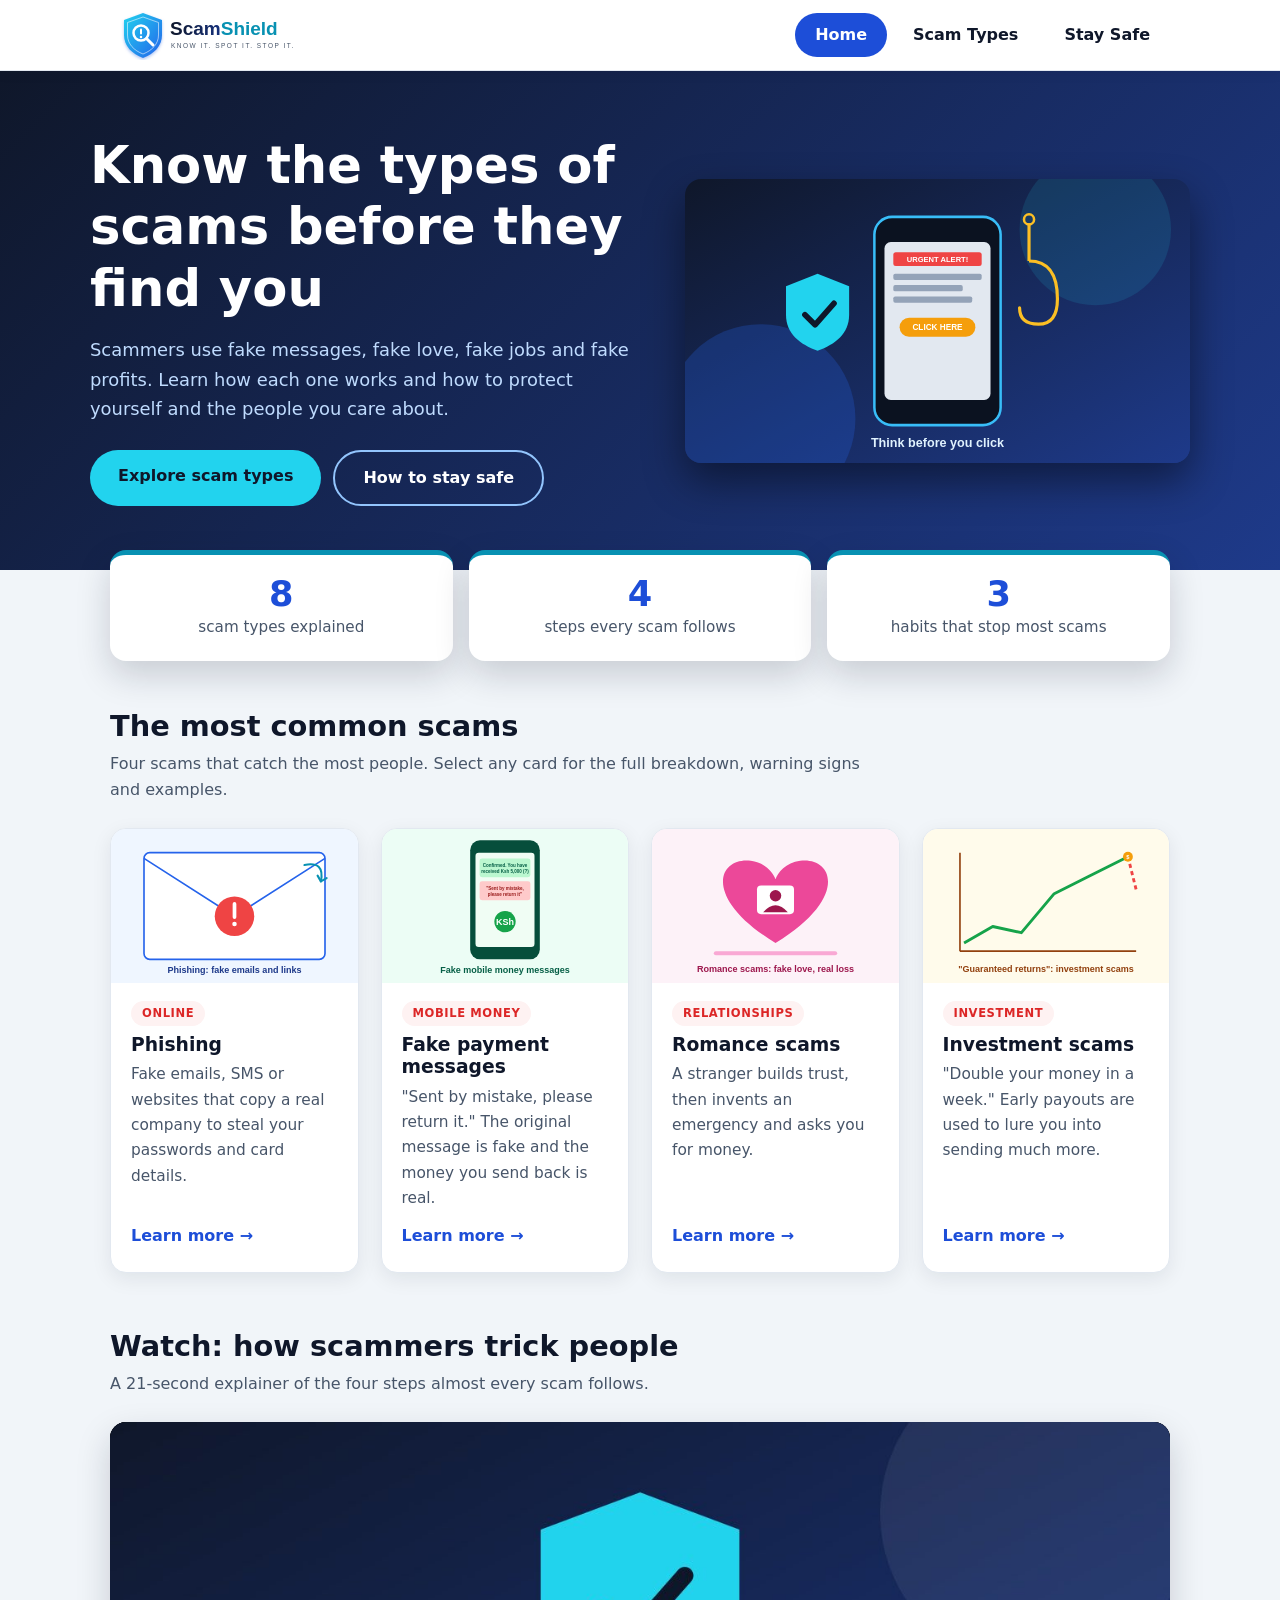
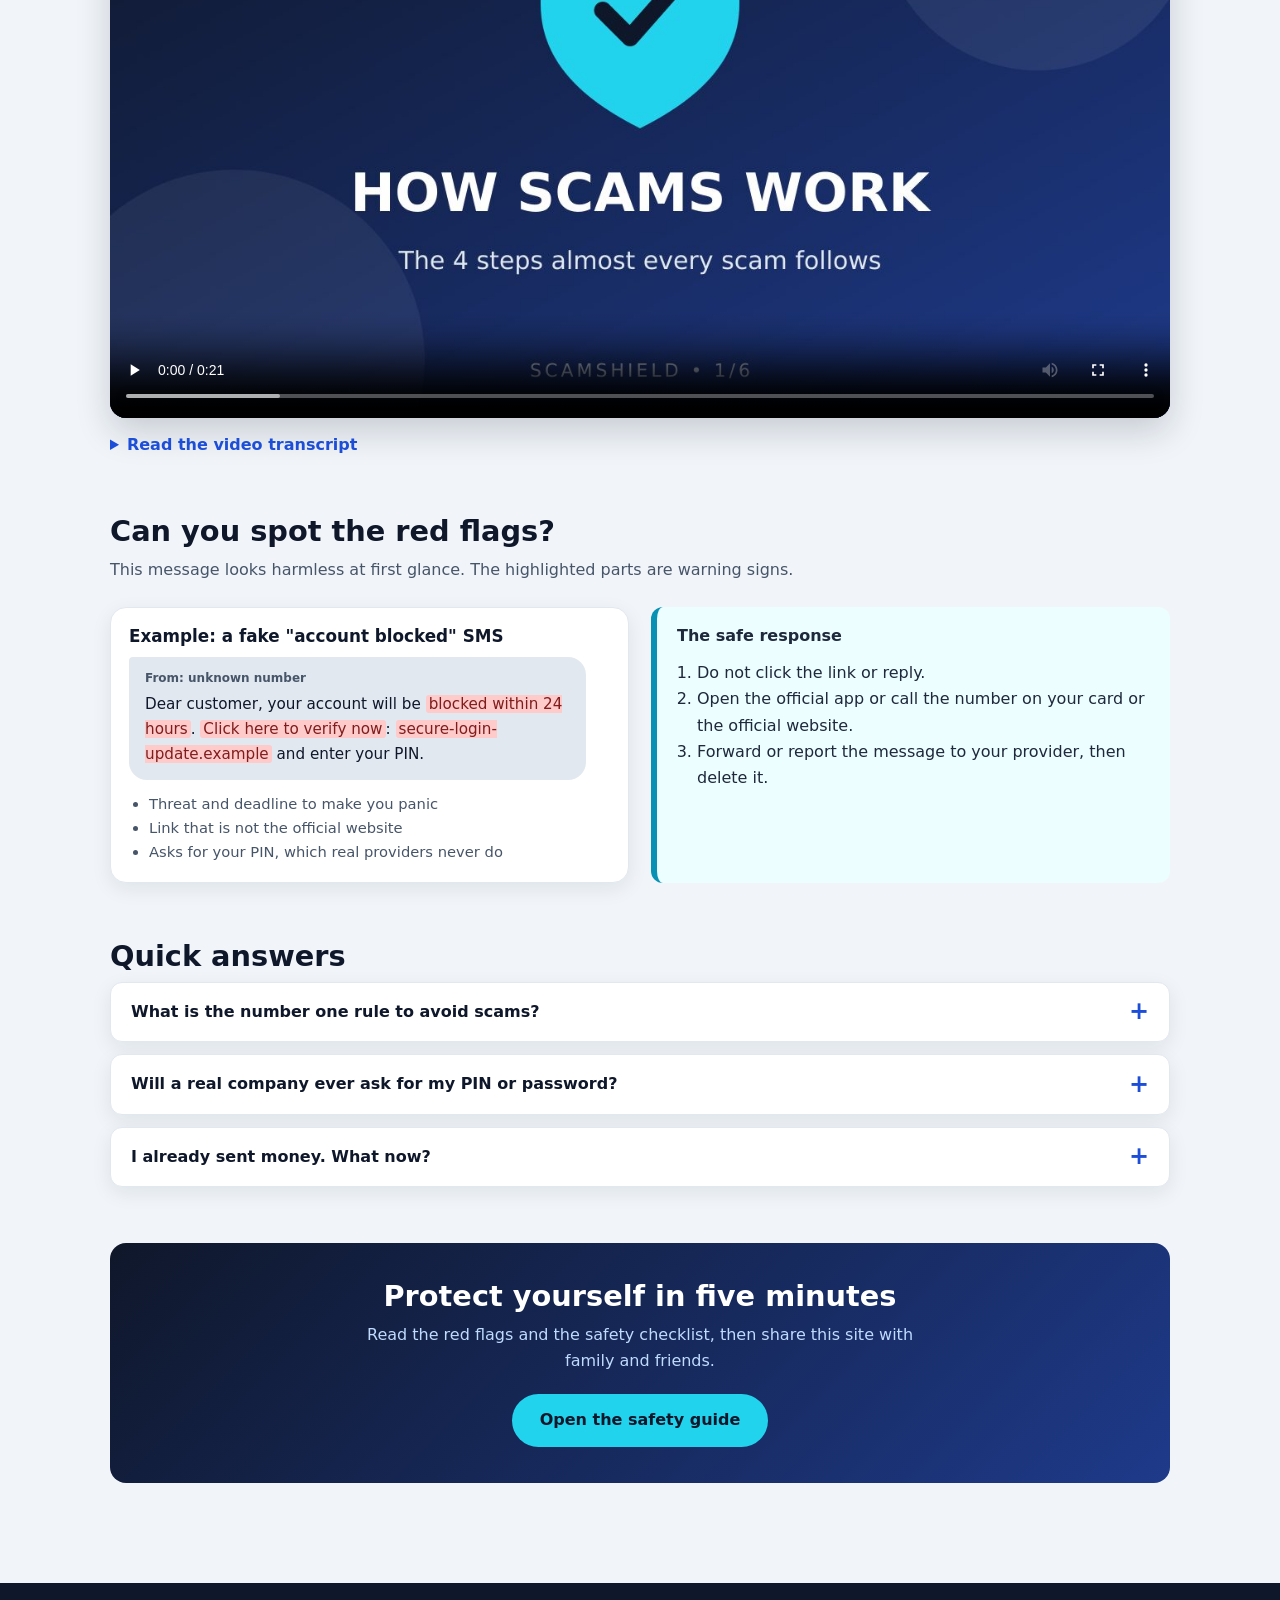
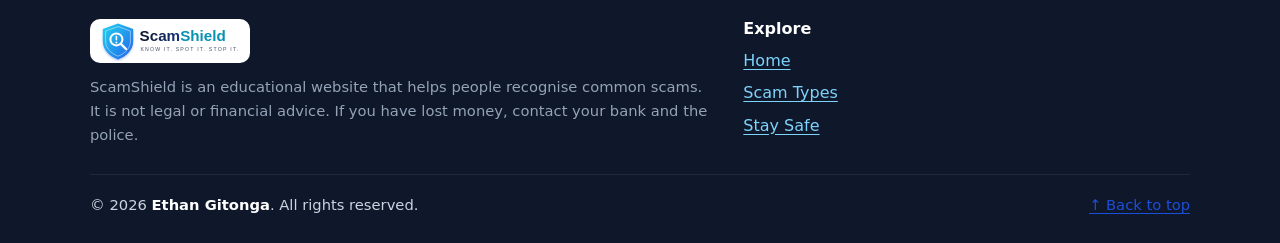
<file: scamshield/scamshield/index.html>
<!DOCTYPE html>
<html lang="en">
<head>
  <meta charset="UTF-8">
  <meta name="viewport" content="width=device-width, initial-scale=1.0">
  <title>ScamShield | Learn the Types of Scams and Stay Safe</title>
  <meta name="description" content="Learn how phishing, fake mobile money messages, romance, investment, job and shopping scams work, and how to protect yourself.">
  <meta name="theme-color" content="#1e3a8a">
  <meta property="og:type" content="website">
  <meta property="og:title" content="ScamShield | Learn the Types of Scams and Stay Safe">
  <meta property="og:description" content="Know it. Spot it. Stop it. A simple guide to the most common scams.">
  <meta property="og:image" content="images/og-image.png">
  <link rel="icon" href="favicon.svg" type="image/svg+xml">
  <link rel="stylesheet" href="style.css">
</head>
<body>
<a class="skip-link" href="#main">Skip to content</a>

<header class="site-header" id="top">
  <nav class="nav" aria-label="Main">
    <a class="logo" href="index.html" aria-label="ScamShield home"><img src="logo.svg" alt="ScamShield" width="360" height="100"></a>
    <input type="checkbox" id="nav-toggle" class="nav-toggle">
    <label for="nav-toggle" class="menu-btn">&#9776; Menu</label>
    <ul>
      <li><a href="index.html" aria-current="page">Home</a></li>
      <li><a href="scam-types.html">Scam Types</a></li>
      <li><a href="stay-safe.html">Stay Safe</a></li>
    </ul>
  </nav>
</header>

<div class="hero">
  <div class="hero-inner">
    <div>
      <h1>Know the types of scams before they find you</h1>
      <p>Scammers use fake messages, fake love, fake jobs and fake profits. Learn how each one works and how to protect yourself and the people you care about.</p>
      <div class="btn-row">
        <a class="btn" href="scam-types.html">Explore scam types</a>
        <a class="btn secondary" href="stay-safe.html">How to stay safe</a>
      </div>
    </div>
    <img src="images/hero.svg" width="800" height="450" alt="Phone showing a fake urgent alert, with a shield protecting the user">
  </div>
</div>

<main id="main">
  <div class="stats" aria-label="Site at a glance">
    <div class="stat"><strong>8</strong><span>scam types explained</span></div>
    <div class="stat"><strong>4</strong><span>steps every scam follows</span></div>
    <div class="stat"><strong>3</strong><span>habits that stop most scams</span></div>
  </div>

  <section style="margin-top:48px" aria-labelledby="common">
    <h2 id="common">The most common scams</h2>
    <p class="lead">Four scams that catch the most people. Select any card for the full breakdown, warning signs and examples.</p>
    <div class="grid">
      <article class="card">
        <img src="images/phishing.svg" width="600" height="380" loading="lazy" alt="Envelope with a warning sign">
        <div class="card-body">
          <span class="tag">ONLINE</span>
          <h3>Phishing</h3>
          <p>Fake emails, SMS or websites that copy a real company to steal your passwords and card details.</p>
          <a class="more" href="scam-types.html#phishing">Learn more &rarr;</a>
        </div>
      </article>
      <article class="card">
        <img src="images/mobile-money.svg" width="600" height="380" loading="lazy" alt="Phone showing a fake mobile money message">
        <div class="card-body">
          <span class="tag">MOBILE MONEY</span>
          <h3>Fake payment messages</h3>
          <p>"Sent by mistake, please return it." The original message is fake and the money you send back is real.</p>
          <a class="more" href="scam-types.html#mobile-money">Learn more &rarr;</a>
        </div>
      </article>
      <article class="card">
        <img src="images/romance.svg" width="600" height="380" loading="lazy" alt="Heart with a profile picture">
        <div class="card-body">
          <span class="tag">RELATIONSHIPS</span>
          <h3>Romance scams</h3>
          <p>A stranger builds trust, then invents an emergency and asks you for money.</p>
          <a class="more" href="scam-types.html#romance">Learn more &rarr;</a>
        </div>
      </article>
      <article class="card">
        <img src="images/investment.svg" width="600" height="380" loading="lazy" alt="Rising chart that suddenly crashes">
        <div class="card-body">
          <span class="tag">INVESTMENT</span>
          <h3>Investment scams</h3>
          <p>"Double your money in a week." Early payouts are used to lure you into sending much more.</p>
          <a class="more" href="scam-types.html#investment">Learn more &rarr;</a>
        </div>
      </article>
    </div>
  </section>

  <section aria-labelledby="watch">
    <h2 id="watch">Watch: how scammers trick people</h2>
    <p class="lead">A 21-second explainer of the four steps almost every scam follows.</p>
    <div class="video-box">
      <video controls preload="metadata" playsinline poster="video/poster.jpg">
        <source src="video/explainer.mp4" type="video/mp4">
        <source src="video/explainer.webm" type="video/webm">
        <track kind="captions" src="video/captions.vtt" srclang="en" label="English" default>
        Your browser does not support the video tag. <a href="video/explainer.mp4">Download the video</a>.
      </video>
    </div>
    <details class="transcript">
      <summary>Read the video transcript</summary>
      <ol>
        <li>Contact: a call, SMS, email or message from someone you don't know.</li>
        <li>Pressure: "Act now!" Fear, urgency or a prize makes you rush.</li>
        <li>Payment: they ask for your PIN, a code, or money sent to a stranger.</li>
        <li>Vanish: the scammer disappears and the money is gone.</li>
        <li>Your defence: Stop. Verify. Report.</li>
      </ol>
    </details>
  </section>

  <section aria-labelledby="spot">
    <h2 id="spot">Can you spot the red flags?</h2>
    <p class="lead">This message looks harmless at first glance. The highlighted parts are warning signs.</p>
    <div class="sms-grid">
      <div class="sms">
        <h3>Example: a fake "account blocked" SMS</h3>
        <div class="bubble">
          <span class="sender">From: unknown number</span>
          Dear customer, your account will be <mark>blocked within 24 hours</mark>. <mark>Click here to verify now</mark>: <mark>secure-login-update.example</mark> and enter your PIN.
        </div>
        <ul>
          <li>Threat and deadline to make you panic</li>
          <li>Link that is not the official website</li>
          <li>Asks for your PIN, which real providers never do</li>
        </ul>
      </div>
      <div class="tip" style="margin:0">
        <strong>The safe response</strong>
        <ol style="margin:10px 0 0 20px">
          <li>Do not click the link or reply.</li>
          <li>Open the official app or call the number on your card or the official website.</li>
          <li>Forward or report the message to your provider, then delete it.</li>
        </ol>
      </div>
    </div>
  </section>

  <section class="faq" aria-labelledby="faq">
    <h2 id="faq">Quick answers</h2>
    <details>
      <summary>What is the number one rule to avoid scams?</summary>
      <div class="answer">Never act under pressure. Real banks, mobile networks and employers will not mind if you stop and verify first.</div>
    </details>
    <details>
      <summary>Will a real company ever ask for my PIN or password?</summary>
      <div class="answer">No. Banks, mobile money providers and reputable websites never ask for your PIN, password or one-time code by SMS, call or chat.</div>
    </details>
    <details>
      <summary>I already sent money. What now?</summary>
      <div class="answer">Contact your bank or mobile money provider immediately, then report to the police. The <a href="stay-safe.html#scammed">step-by-step guide</a> shows exactly what to do.</div>
    </details>
  </section>

  <section class="cta" aria-labelledby="cta-title">
    <h2 id="cta-title">Protect yourself in five minutes</h2>
    <p>Read the red flags and the safety checklist, then share this site with family and friends.</p>
    <div class="btn-row"><a class="btn" href="stay-safe.html">Open the safety guide</a></div>
  </section>
</main>

<footer class="site-footer">
  <div class="footer-inner">
    <div>
      <img src="logo.svg" alt="ScamShield" width="360" height="100">
      <p>ScamShield is an educational website that helps people recognise common scams. It is not legal or financial advice. If you have lost money, contact your bank and the police.</p>
    </div>
    <div>
      <h2>Explore</h2>
      <ul>
        <li><a href="index.html">Home</a></li>
        <li><a href="scam-types.html">Scam Types</a></li>
        <li><a href="stay-safe.html">Stay Safe</a></li>
      </ul>
    </div>
  </div>
  <div class="footer-bottom">
    <span>&copy; 2026 <strong>Ethan Gitonga</strong>. All rights reserved.</span>
    <a href="#top">&uarr; Back to top</a>
  </div>
</footer>
</body>
</html>
</file>
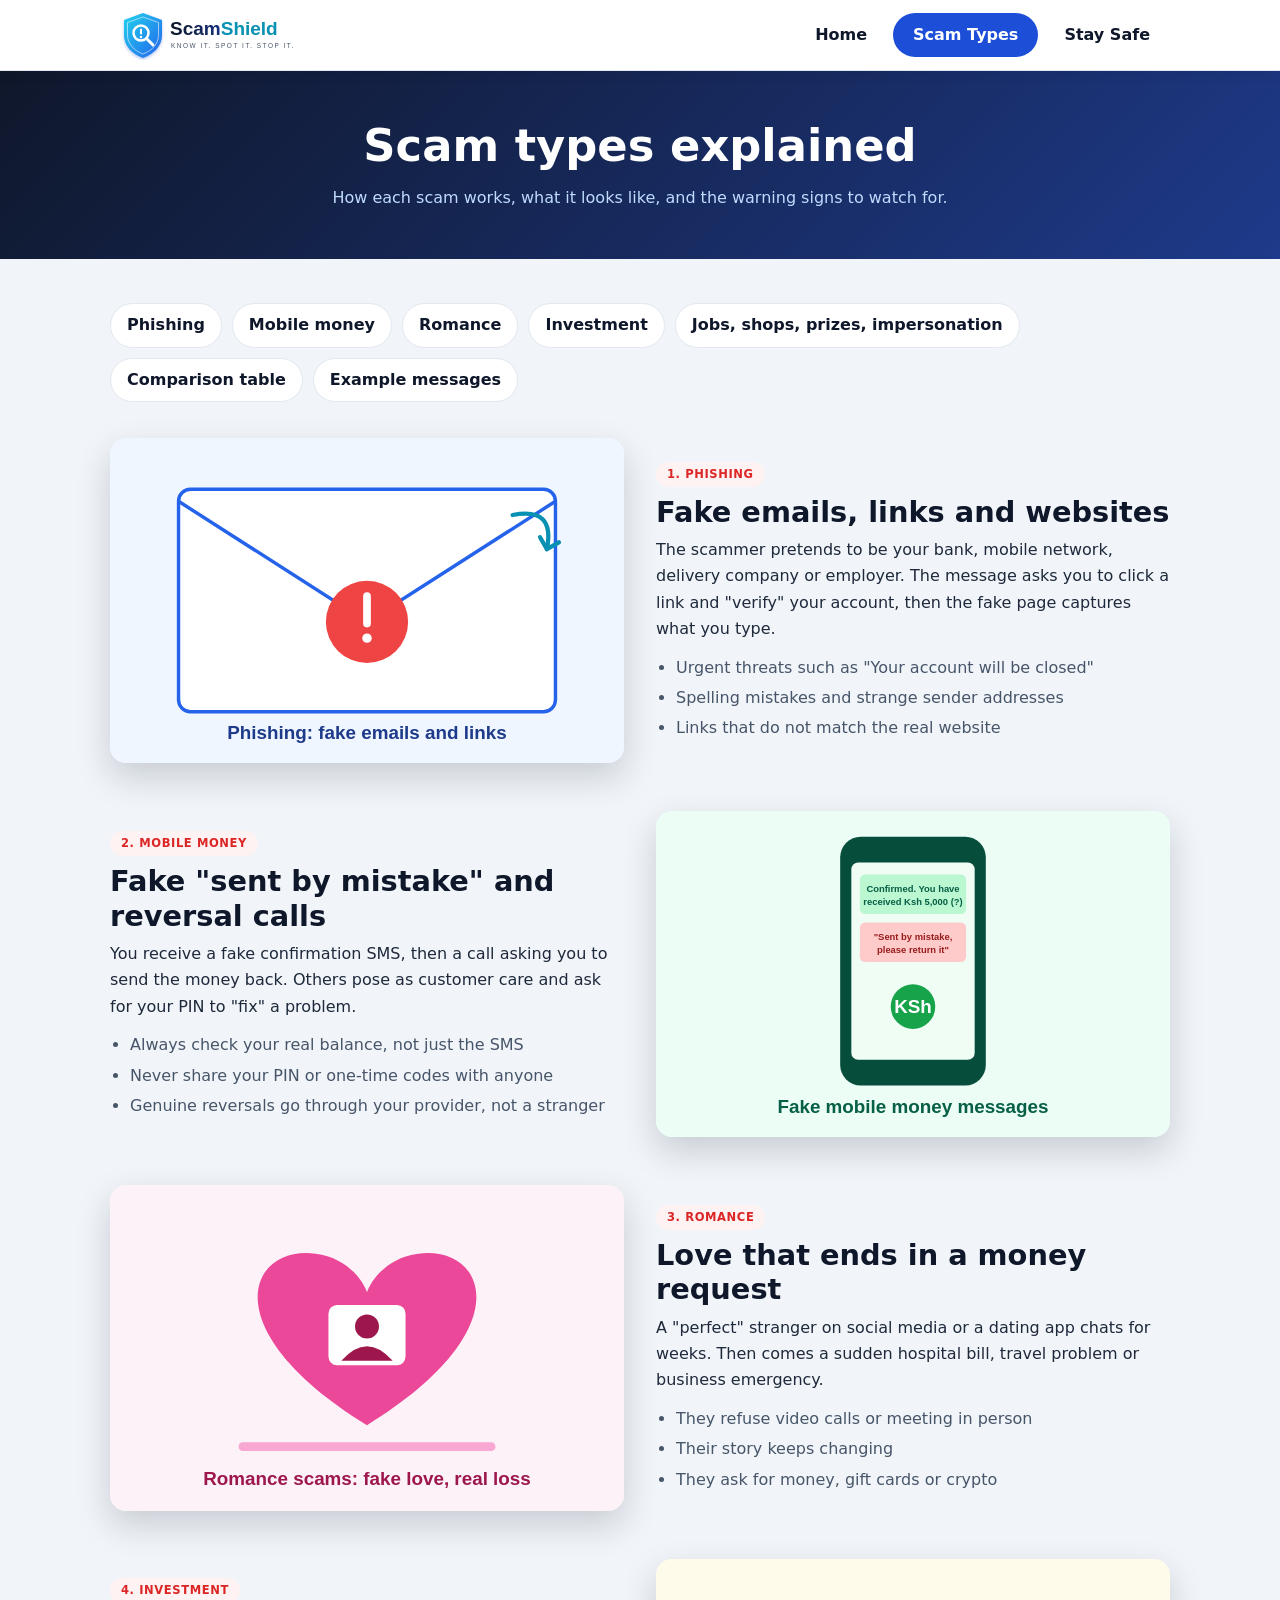
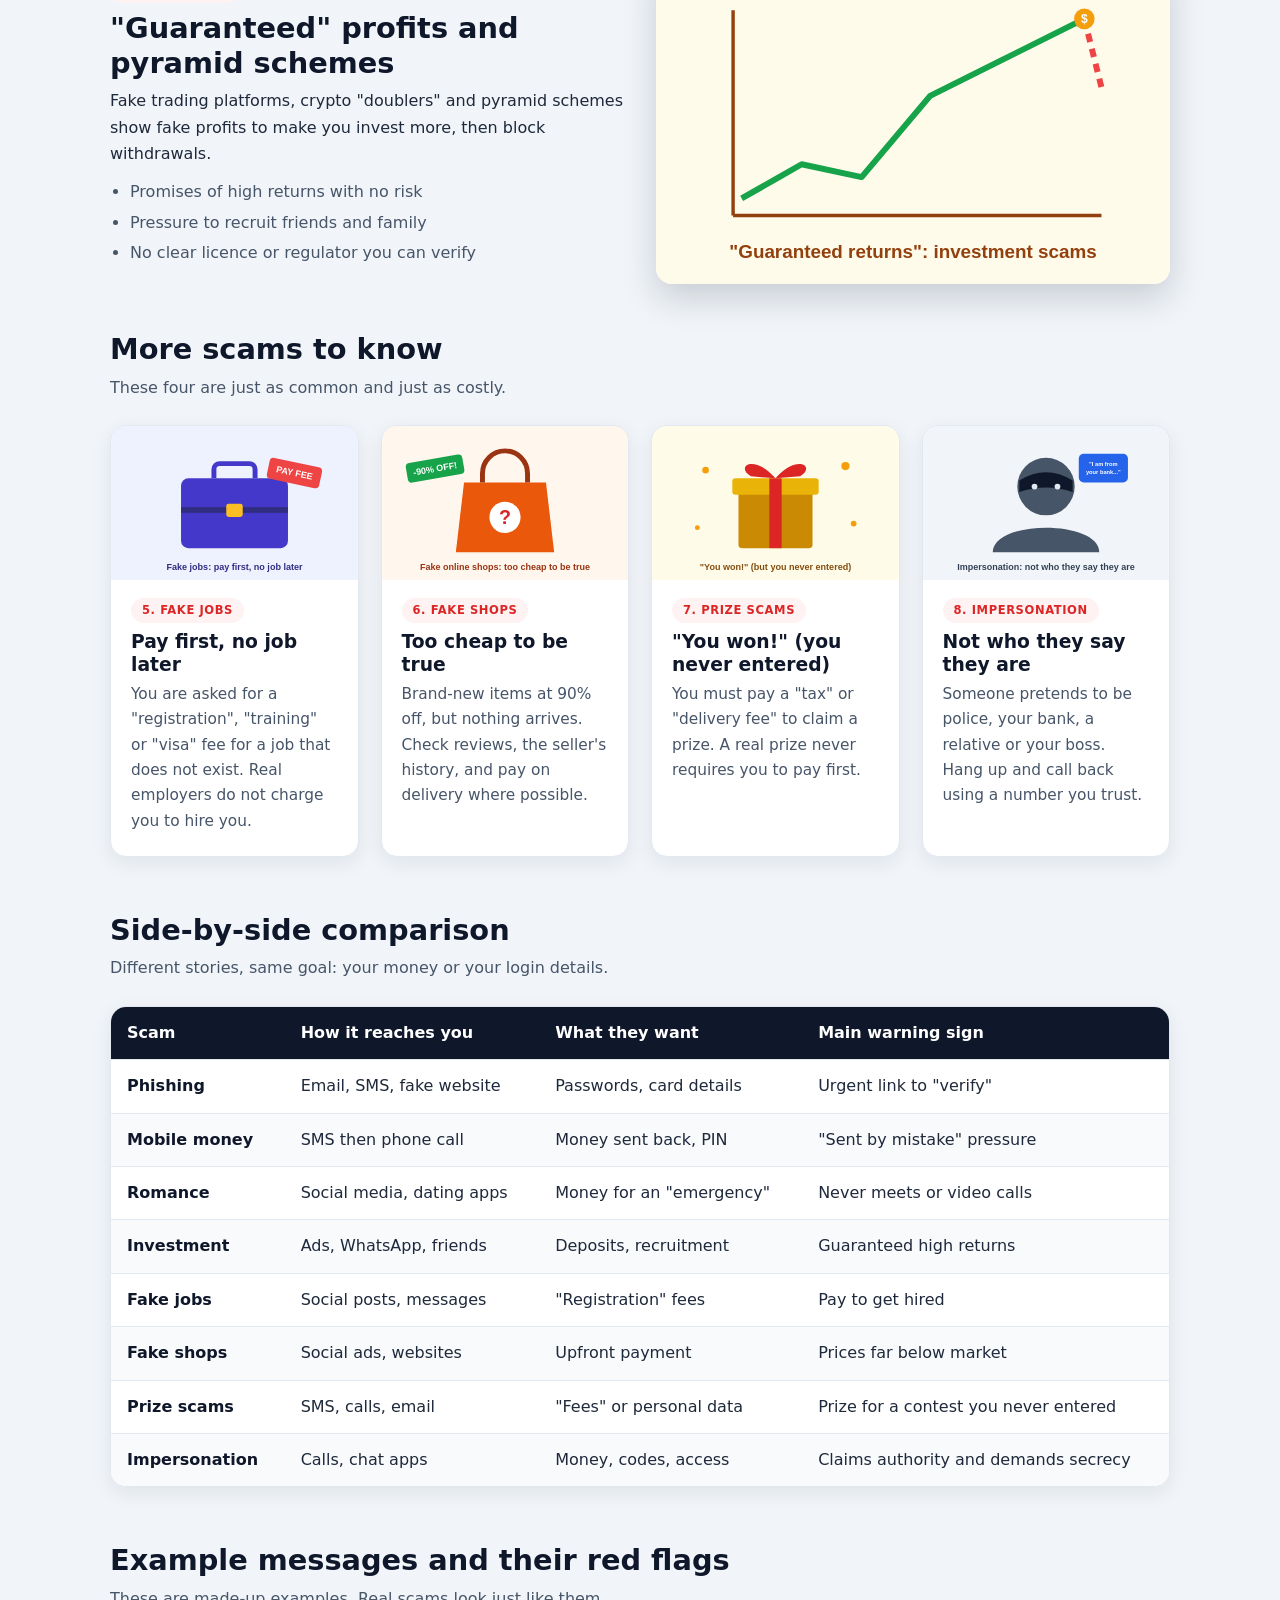
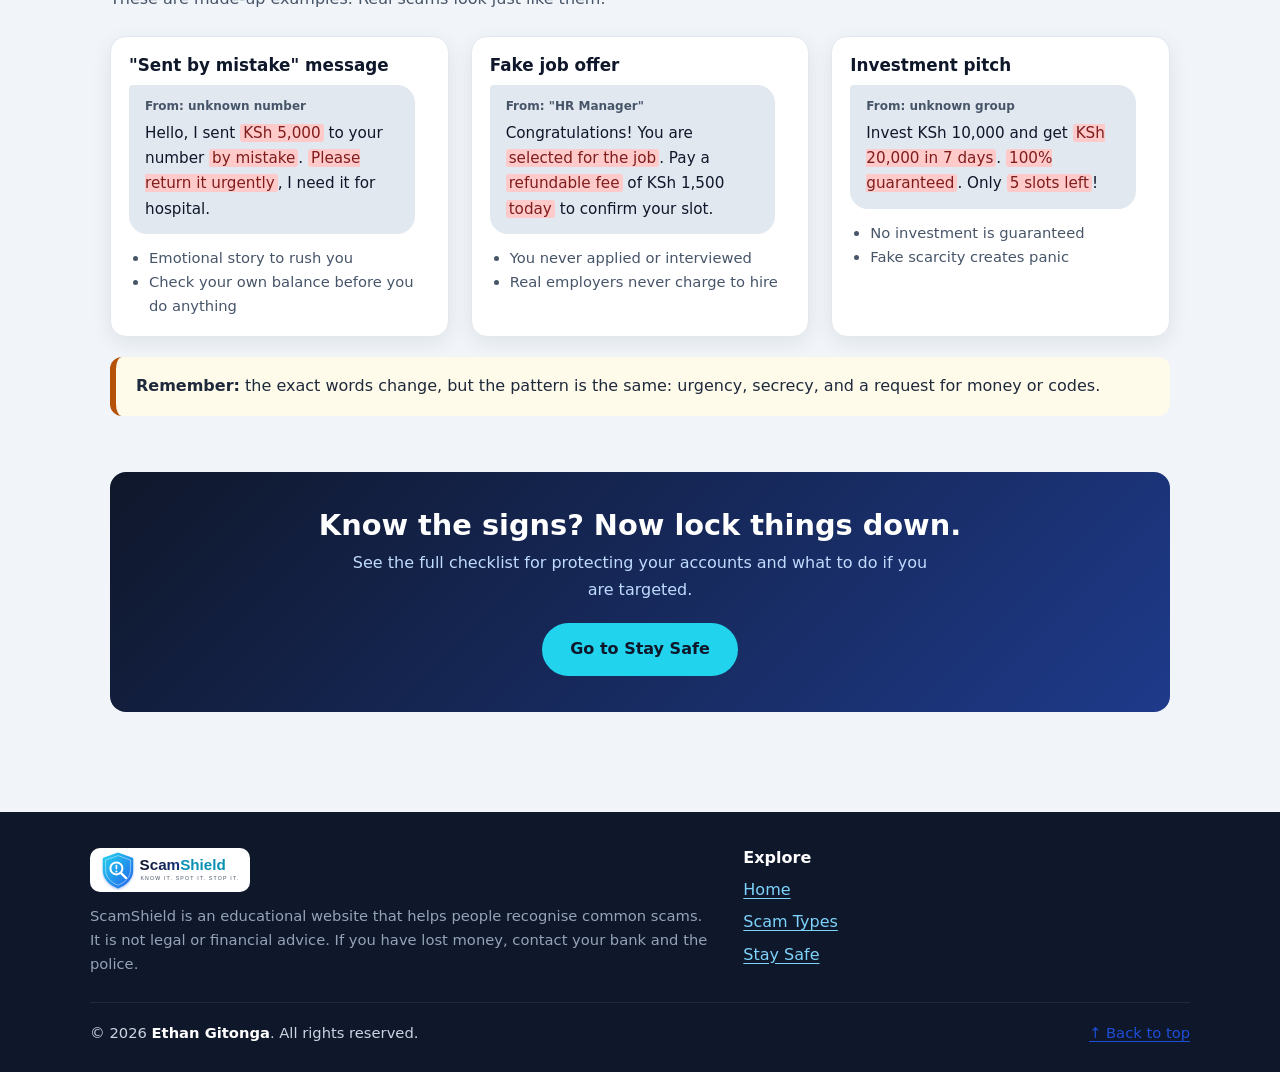
<file: scamshield/scamshield/scam-types.html>
<!DOCTYPE html>
<html lang="en">
<head>
  <meta charset="UTF-8">
  <meta name="viewport" content="width=device-width, initial-scale=1.0">
  <title>Scam Types Explained | ScamShield</title>
  <meta name="description" content="Phishing, mobile money, romance, investment, fake job, fake shop, prize and impersonation scams: how each works and the warning signs.">
  <meta name="theme-color" content="#1e3a8a">
  <meta property="og:type" content="article">
  <meta property="og:title" content="Scam Types Explained | ScamShield">
  <meta property="og:description" content="How eight common scams work, with warning signs and example messages.">
  <meta property="og:image" content="images/og-image.png">
  <link rel="icon" href="favicon.svg" type="image/svg+xml">
  <link rel="stylesheet" href="style.css">
</head>
<body>
<a class="skip-link" href="#main">Skip to content</a>

<header class="site-header" id="top">
  <nav class="nav" aria-label="Main">
    <a class="logo" href="index.html" aria-label="ScamShield home"><img src="logo.svg" alt="ScamShield" width="360" height="100"></a>
    <input type="checkbox" id="nav-toggle" class="nav-toggle">
    <label for="nav-toggle" class="menu-btn">&#9776; Menu</label>
    <ul>
      <li><a href="index.html">Home</a></li>
      <li><a href="scam-types.html" aria-current="page">Scam Types</a></li>
      <li><a href="stay-safe.html">Stay Safe</a></li>
    </ul>
  </nav>
</header>

<div class="page-title">
  <h1>Scam types explained</h1>
  <p>How each scam works, what it looks like, and the warning signs to watch for.</p>
</div>

<main id="main">
  <nav class="toc" aria-label="Jump to a scam type">
    <a href="#phishing">Phishing</a>
    <a href="#mobile-money">Mobile money</a>
    <a href="#romance">Romance</a>
    <a href="#investment">Investment</a>
    <a href="#more">Jobs, shops, prizes, impersonation</a>
    <a href="#compare">Comparison table</a>
    <a href="#examples">Example messages</a>
  </nav>

  <div class="split" id="phishing">
    <img src="images/phishing.svg" width="600" height="380" alt="Envelope with a warning sign">
    <div>
      <span class="tag">1. PHISHING</span>
      <h2>Fake emails, links and websites</h2>
      <p>The scammer pretends to be your bank, mobile network, delivery company or employer. The message asks you to click a link and "verify" your account, then the fake page captures what you type.</p>
      <ul>
        <li>Urgent threats such as "Your account will be closed"</li>
        <li>Spelling mistakes and strange sender addresses</li>
        <li>Links that do not match the real website</li>
      </ul>
    </div>
  </div>

  <div class="split reverse" id="mobile-money">
    <img src="images/mobile-money.svg" width="600" height="380" loading="lazy" alt="Phone showing a fake mobile money message">
    <div>
      <span class="tag">2. MOBILE MONEY</span>
      <h2>Fake "sent by mistake" and reversal calls</h2>
      <p>You receive a fake confirmation SMS, then a call asking you to send the money back. Others pose as customer care and ask for your PIN to "fix" a problem.</p>
      <ul>
        <li>Always check your real balance, not just the SMS</li>
        <li>Never share your PIN or one-time codes with anyone</li>
        <li>Genuine reversals go through your provider, not a stranger</li>
      </ul>
    </div>
  </div>

  <div class="split" id="romance">
    <img src="images/romance.svg" width="600" height="380" loading="lazy" alt="Heart with a profile picture">
    <div>
      <span class="tag">3. ROMANCE</span>
      <h2>Love that ends in a money request</h2>
      <p>A "perfect" stranger on social media or a dating app chats for weeks. Then comes a sudden hospital bill, travel problem or business emergency.</p>
      <ul>
        <li>They refuse video calls or meeting in person</li>
        <li>Their story keeps changing</li>
        <li>They ask for money, gift cards or crypto</li>
      </ul>
    </div>
  </div>

  <div class="split reverse" id="investment">
    <img src="images/investment.svg" width="600" height="380" loading="lazy" alt="Rising chart that suddenly crashes">
    <div>
      <span class="tag">4. INVESTMENT</span>
      <h2>"Guaranteed" profits and pyramid schemes</h2>
      <p>Fake trading platforms, crypto "doublers" and pyramid schemes show fake profits to make you invest more, then block withdrawals.</p>
      <ul>
        <li>Promises of high returns with no risk</li>
        <li>Pressure to recruit friends and family</li>
        <li>No clear licence or regulator you can verify</li>
      </ul>
    </div>
  </div>

  <section id="more" aria-labelledby="more-title">
    <h2 id="more-title">More scams to know</h2>
    <p class="lead">These four are just as common and just as costly.</p>
    <div class="grid">
      <article class="card" id="fake-jobs">
        <img src="images/fake-jobs.svg" width="600" height="380" loading="lazy" alt="Briefcase with a pay fee label">
        <div class="card-body">
          <span class="tag">5. FAKE JOBS</span>
          <h3>Pay first, no job later</h3>
          <p>You are asked for a "registration", "training" or "visa" fee for a job that does not exist. Real employers do not charge you to hire you.</p>
        </div>
      </article>
      <article class="card" id="fake-shops">
        <img src="images/fake-shops.svg" width="600" height="380" loading="lazy" alt="Shopping bag with a question mark and a huge discount label">
        <div class="card-body">
          <span class="tag">6. FAKE SHOPS</span>
          <h3>Too cheap to be true</h3>
          <p>Brand-new items at 90% off, but nothing arrives. Check reviews, the seller's history, and pay on delivery where possible.</p>
        </div>
      </article>
      <article class="card" id="prize">
        <img src="images/prize.svg" width="600" height="380" loading="lazy" alt="Gift box with confetti">
        <div class="card-body">
          <span class="tag">7. PRIZE SCAMS</span>
          <h3>"You won!" (you never entered)</h3>
          <p>You must pay a "tax" or "delivery fee" to claim a prize. A real prize never requires you to pay first.</p>
        </div>
      </article>
      <article class="card" id="impersonation">
        <img src="images/impersonation.svg" width="600" height="380" loading="lazy" alt="Masked figure claiming to be from your bank">
        <div class="card-body">
          <span class="tag">8. IMPERSONATION</span>
          <h3>Not who they say they are</h3>
          <p>Someone pretends to be police, your bank, a relative or your boss. Hang up and call back using a number you trust.</p>
        </div>
      </article>
    </div>
  </section>

  <section id="compare" aria-labelledby="compare-title">
    <h2 id="compare-title">Side-by-side comparison</h2>
    <p class="lead">Different stories, same goal: your money or your login details.</p>
    <div class="table-wrap">
      <table>
        <caption class="visually-hidden">Comparison of eight common scam types</caption>
        <thead>
          <tr><th scope="col">Scam</th><th scope="col">How it reaches you</th><th scope="col">What they want</th><th scope="col">Main warning sign</th></tr>
        </thead>
        <tbody>
          <tr><th scope="row">Phishing</th><td>Email, SMS, fake website</td><td>Passwords, card details</td><td>Urgent link to "verify"</td></tr>
          <tr><th scope="row">Mobile money</th><td>SMS then phone call</td><td>Money sent back, PIN</td><td>"Sent by mistake" pressure</td></tr>
          <tr><th scope="row">Romance</th><td>Social media, dating apps</td><td>Money for an "emergency"</td><td>Never meets or video calls</td></tr>
          <tr><th scope="row">Investment</th><td>Ads, WhatsApp, friends</td><td>Deposits, recruitment</td><td>Guaranteed high returns</td></tr>
          <tr><th scope="row">Fake jobs</th><td>Social posts, messages</td><td>"Registration" fees</td><td>Pay to get hired</td></tr>
          <tr><th scope="row">Fake shops</th><td>Social ads, websites</td><td>Upfront payment</td><td>Prices far below market</td></tr>
          <tr><th scope="row">Prize scams</th><td>SMS, calls, email</td><td>"Fees" or personal data</td><td>Prize for a contest you never entered</td></tr>
          <tr><th scope="row">Impersonation</th><td>Calls, chat apps</td><td>Money, codes, access</td><td>Claims authority and demands secrecy</td></tr>
        </tbody>
      </table>
    </div>
  </section>

  <section id="examples" aria-labelledby="ex-title">
    <h2 id="ex-title">Example messages and their red flags</h2>
    <p class="lead">These are made-up examples. Real scams look just like them.</p>
    <div class="sms-grid">
      <div class="sms">
        <h3>"Sent by mistake" message</h3>
        <div class="bubble">
          <span class="sender">From: unknown number</span>
          Hello, I sent <mark>KSh 5,000</mark> to your number <mark>by mistake</mark>. <mark>Please return it urgently</mark>, I need it for hospital.
        </div>
        <ul>
          <li>Emotional story to rush you</li>
          <li>Check your own balance before you do anything</li>
        </ul>
      </div>
      <div class="sms">
        <h3>Fake job offer</h3>
        <div class="bubble">
          <span class="sender">From: "HR Manager"</span>
          Congratulations! You are <mark>selected for the job</mark>. Pay a <mark>refundable fee</mark> of KSh 1,500 <mark>today</mark> to confirm your slot.
        </div>
        <ul>
          <li>You never applied or interviewed</li>
          <li>Real employers never charge to hire</li>
        </ul>
      </div>
      <div class="sms">
        <h3>Investment pitch</h3>
        <div class="bubble">
          <span class="sender">From: unknown group</span>
          Invest KSh 10,000 and get <mark>KSh 20,000 in 7 days</mark>. <mark>100% guaranteed</mark>. Only <mark>5 slots left</mark>!
        </div>
        <ul>
          <li>No investment is guaranteed</li>
          <li>Fake scarcity creates panic</li>
        </ul>
      </div>
    </div>
    <div class="warn">
      <strong>Remember:</strong> the exact words change, but the pattern is the same: urgency, secrecy, and a request for money or codes.
    </div>
  </section>

  <section class="cta" aria-labelledby="cta-title">
    <h2 id="cta-title">Know the signs? Now lock things down.</h2>
    <p>See the full checklist for protecting your accounts and what to do if you are targeted.</p>
    <div class="btn-row"><a class="btn" href="stay-safe.html">Go to Stay Safe</a></div>
  </section>
</main>

<footer class="site-footer">
  <div class="footer-inner">
    <div>
      <img src="logo.svg" alt="ScamShield" width="360" height="100">
      <p>ScamShield is an educational website that helps people recognise common scams. It is not legal or financial advice. If you have lost money, contact your bank and the police.</p>
    </div>
    <div>
      <h2>Explore</h2>
      <ul>
        <li><a href="index.html">Home</a></li>
        <li><a href="scam-types.html">Scam Types</a></li>
        <li><a href="stay-safe.html">Stay Safe</a></li>
      </ul>
    </div>
  </div>
  <div class="footer-bottom">
    <span>&copy; 2026 <strong>Ethan Gitonga</strong>. All rights reserved.</span>
    <a href="#top">&uarr; Back to top</a>
  </div>
</footer>
</body>
</html>
</file>
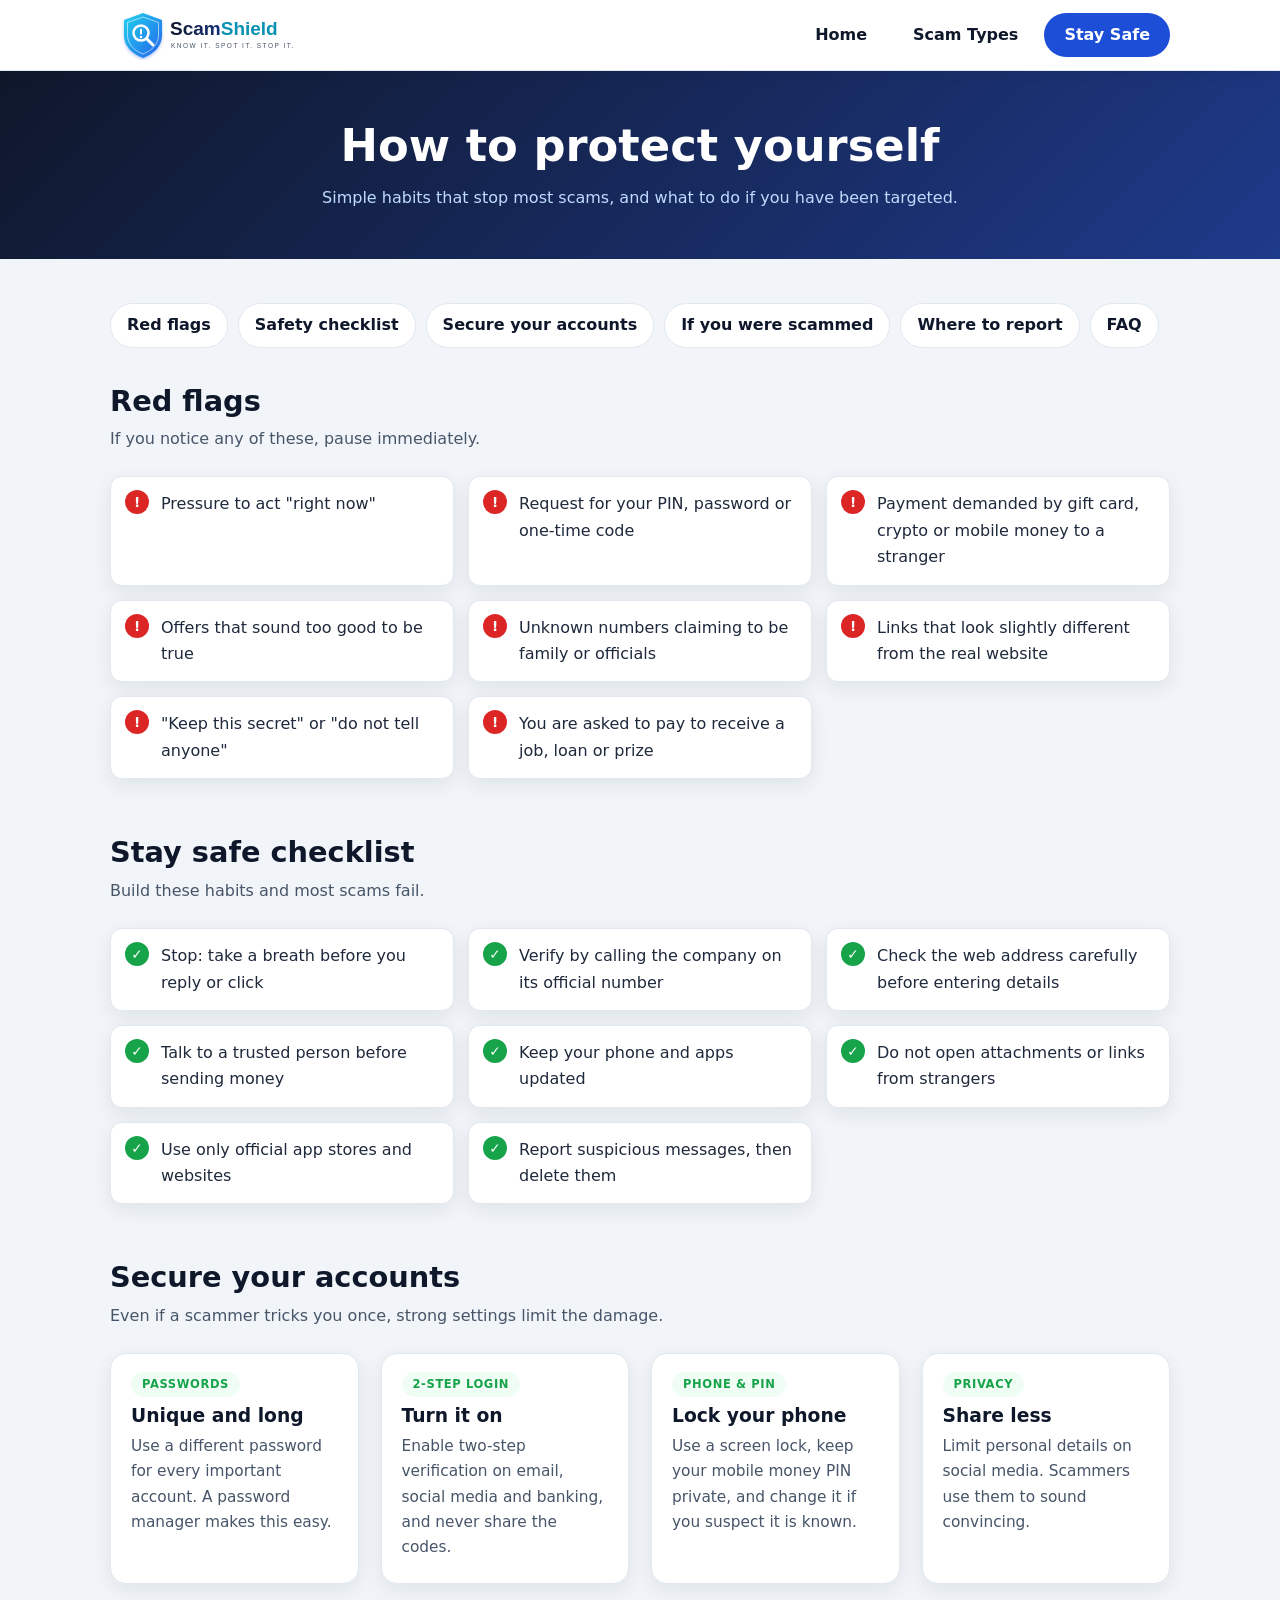
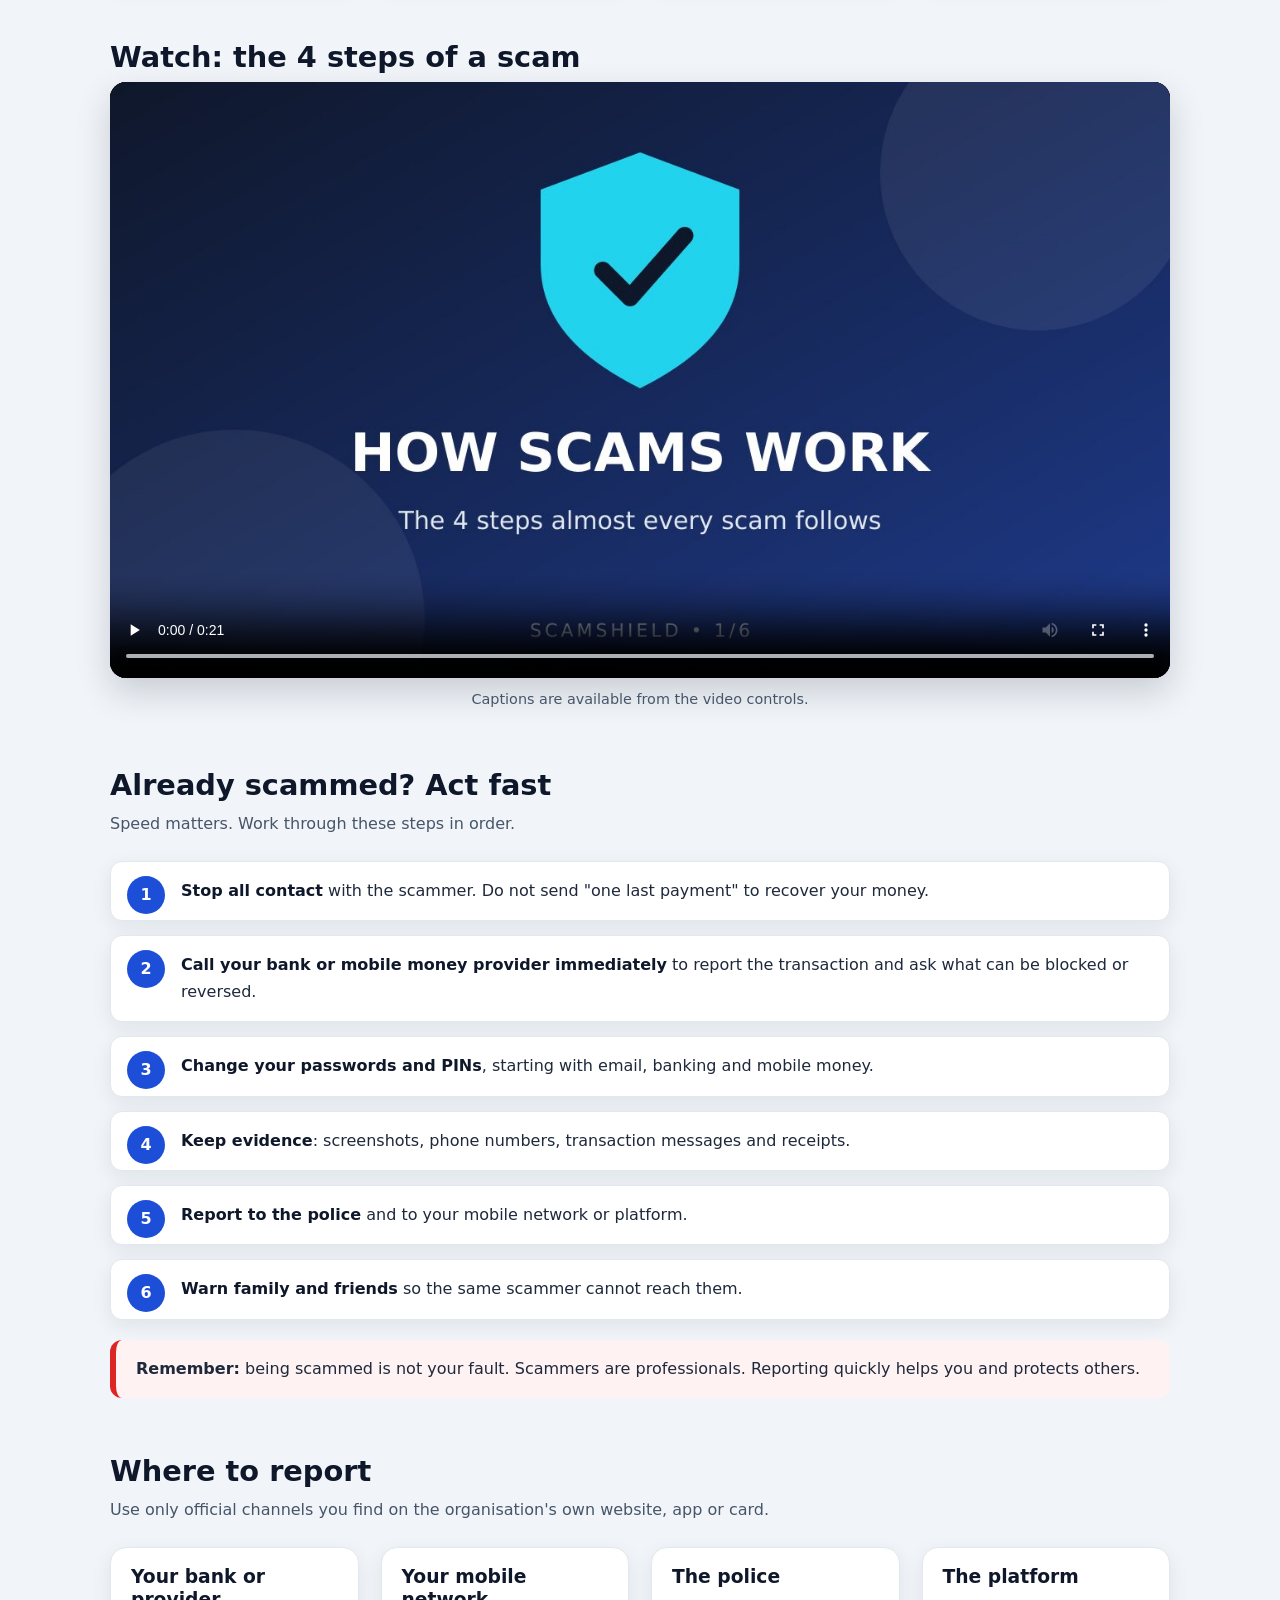
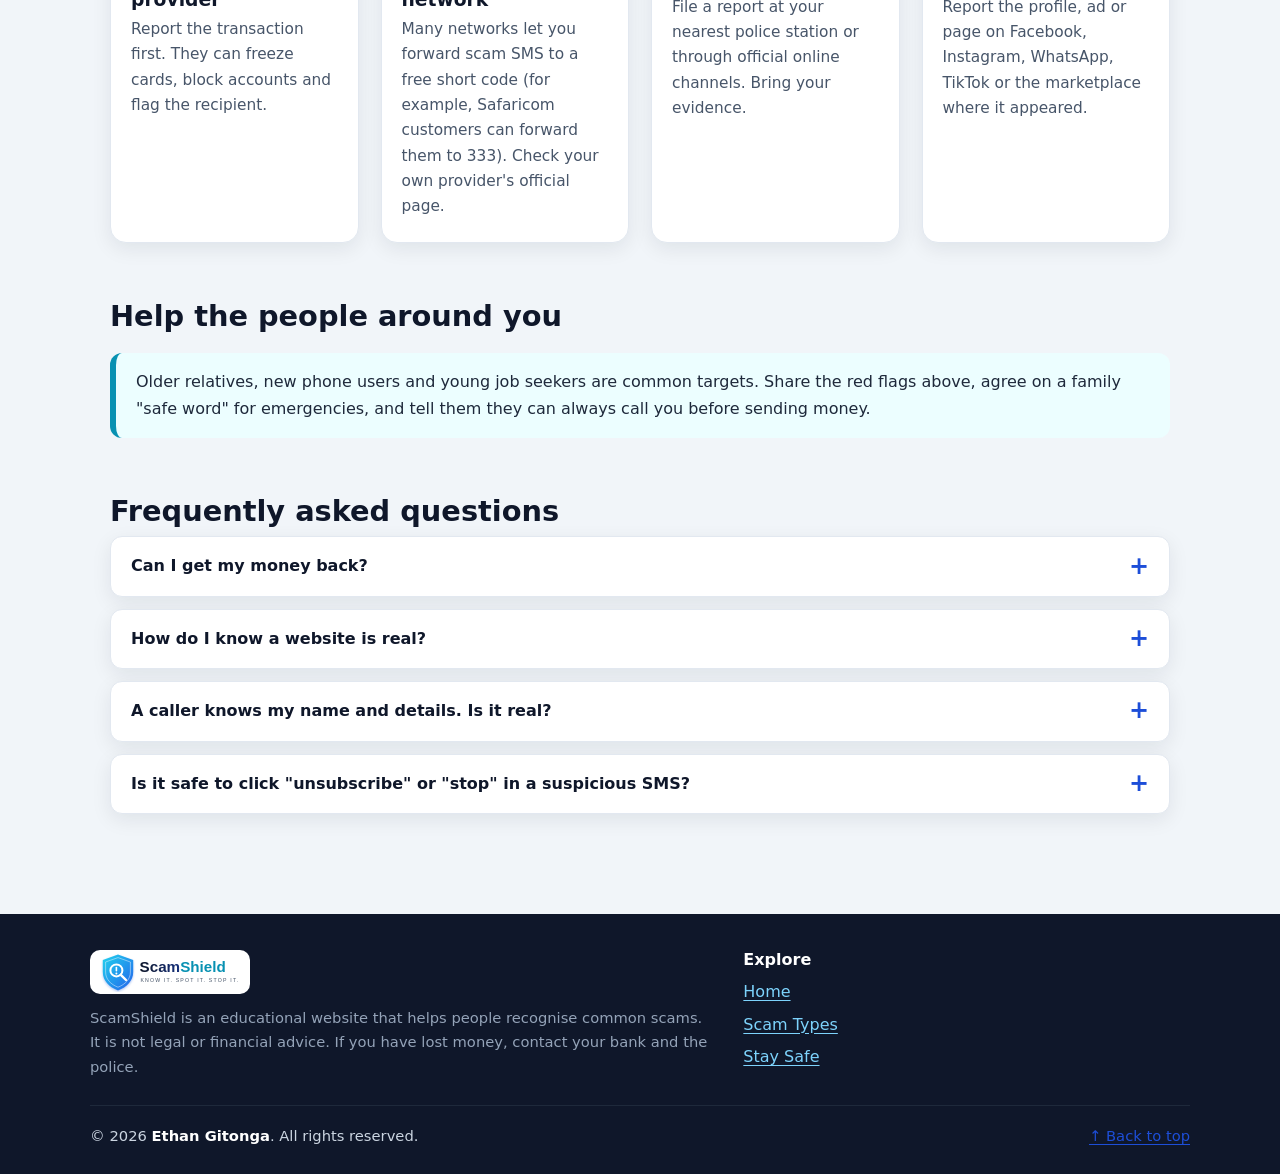
<file: scamshield/scamshield/stay-safe.html>
<!DOCTYPE html>
<html lang="en">
<head>
  <meta charset="UTF-8">
  <meta name="viewport" content="width=device-width, initial-scale=1.0">
  <title>Stay Safe from Scams | ScamShield</title>
  <meta name="description" content="Red flags, a safety checklist, how to secure your accounts, where to report, and what to do step by step if you have been scammed.">
  <meta name="theme-color" content="#1e3a8a">
  <meta property="og:type" content="article">
  <meta property="og:title" content="Stay Safe from Scams | ScamShield">
  <meta property="og:description" content="Practical habits that stop most scams, and exactly what to do if you are targeted.">
  <meta property="og:image" content="images/og-image.png">
  <link rel="icon" href="favicon.svg" type="image/svg+xml">
  <link rel="stylesheet" href="style.css">
</head>
<body>
<a class="skip-link" href="#main">Skip to content</a>

<header class="site-header" id="top">
  <nav class="nav" aria-label="Main">
    <a class="logo" href="index.html" aria-label="ScamShield home"><img src="logo.svg" alt="ScamShield" width="360" height="100"></a>
    <input type="checkbox" id="nav-toggle" class="nav-toggle">
    <label for="nav-toggle" class="menu-btn">&#9776; Menu</label>
    <ul>
      <li><a href="index.html">Home</a></li>
      <li><a href="scam-types.html">Scam Types</a></li>
      <li><a href="stay-safe.html" aria-current="page">Stay Safe</a></li>
    </ul>
  </nav>
</header>

<div class="page-title">
  <h1>How to protect yourself</h1>
  <p>Simple habits that stop most scams, and what to do if you have been targeted.</p>
</div>

<main id="main">
  <nav class="toc" aria-label="Jump to a section">
    <a href="#redflags">Red flags</a>
    <a href="#checklist">Safety checklist</a>
    <a href="#accounts">Secure your accounts</a>
    <a href="#scammed">If you were scammed</a>
    <a href="#report">Where to report</a>
    <a href="#faq">FAQ</a>
  </nav>

  <section id="redflags" aria-labelledby="rf-title">
    <h2 id="rf-title">Red flags</h2>
    <p class="lead">If you notice any of these, pause immediately.</p>
    <ul class="checklist redflags">
      <li>Pressure to act "right now"</li>
      <li>Request for your PIN, password or one-time code</li>
      <li>Payment demanded by gift card, crypto or mobile money to a stranger</li>
      <li>Offers that sound too good to be true</li>
      <li>Unknown numbers claiming to be family or officials</li>
      <li>Links that look slightly different from the real website</li>
      <li>"Keep this secret" or "do not tell anyone"</li>
      <li>You are asked to pay to receive a job, loan or prize</li>
    </ul>
  </section>

  <section id="checklist" aria-labelledby="cl-title">
    <h2 id="cl-title">Stay safe checklist</h2>
    <p class="lead">Build these habits and most scams fail.</p>
    <ul class="checklist">
      <li>Stop: take a breath before you reply or click</li>
      <li>Verify by calling the company on its official number</li>
      <li>Check the web address carefully before entering details</li>
      <li>Talk to a trusted person before sending money</li>
      <li>Keep your phone and apps updated</li>
      <li>Do not open attachments or links from strangers</li>
      <li>Use only official app stores and websites</li>
      <li>Report suspicious messages, then delete them</li>
    </ul>
  </section>

  <section id="accounts" aria-labelledby="acc-title">
    <h2 id="acc-title">Secure your accounts</h2>
    <p class="lead">Even if a scammer tricks you once, strong settings limit the damage.</p>
    <div class="grid">
      <article class="card"><div class="card-body"><span class="tag safe">PASSWORDS</span><h3>Unique and long</h3><p>Use a different password for every important account. A password manager makes this easy.</p></div></article>
      <article class="card"><div class="card-body"><span class="tag safe">2-STEP LOGIN</span><h3>Turn it on</h3><p>Enable two-step verification on email, social media and banking, and never share the codes.</p></div></article>
      <article class="card"><div class="card-body"><span class="tag safe">PHONE &amp; PIN</span><h3>Lock your phone</h3><p>Use a screen lock, keep your mobile money PIN private, and change it if you suspect it is known.</p></div></article>
      <article class="card"><div class="card-body"><span class="tag safe">PRIVACY</span><h3>Share less</h3><p>Limit personal details on social media. Scammers use them to sound convincing.</p></div></article>
    </div>
  </section>

  <section aria-labelledby="watch">
    <h2 id="watch">Watch: the 4 steps of a scam</h2>
    <div class="video-box">
      <video controls preload="metadata" playsinline poster="video/poster.jpg">
        <source src="video/explainer.mp4" type="video/mp4">
        <source src="video/explainer.webm" type="video/webm">
        <track kind="captions" src="video/captions.vtt" srclang="en" label="English" default>
        Your browser does not support the video tag. <a href="video/explainer.mp4">Download the video</a>.
      </video>
    </div>
    <p class="caption">Captions are available from the video controls.</p>
  </section>

  <section id="scammed" aria-labelledby="sc-title">
    <h2 id="sc-title">Already scammed? Act fast</h2>
    <p class="lead">Speed matters. Work through these steps in order.</p>
    <ol class="steps">
      <li><strong>Stop all contact</strong> with the scammer. Do not send "one last payment" to recover your money.</li>
      <li><strong>Call your bank or mobile money provider immediately</strong> to report the transaction and ask what can be blocked or reversed.</li>
      <li><strong>Change your passwords and PINs</strong>, starting with email, banking and mobile money.</li>
      <li><strong>Keep evidence</strong>: screenshots, phone numbers, transaction messages and receipts.</li>
      <li><strong>Report to the police</strong> and to your mobile network or platform.</li>
      <li><strong>Warn family and friends</strong> so the same scammer cannot reach them.</li>
    </ol>
    <div class="alert">
      <strong>Remember:</strong> being scammed is not your fault. Scammers are professionals. Reporting quickly helps you and protects others.
    </div>
  </section>

  <section id="report" aria-labelledby="rep-title">
    <h2 id="rep-title">Where to report</h2>
    <p class="lead">Use only official channels you find on the organisation's own website, app or card.</p>
    <div class="grid">
      <article class="card"><div class="card-body"><h3>Your bank or provider</h3><p>Report the transaction first. They can freeze cards, block accounts and flag the recipient.</p></div></article>
      <article class="card"><div class="card-body"><h3>Your mobile network</h3><p>Many networks let you forward scam SMS to a free short code (for example, Safaricom customers can forward them to 333). Check your own provider's official page.</p></div></article>
      <article class="card"><div class="card-body"><h3>The police</h3><p>File a report at your nearest police station or through official online channels. Bring your evidence.</p></div></article>
      <article class="card"><div class="card-body"><h3>The platform</h3><p>Report the profile, ad or page on Facebook, Instagram, WhatsApp, TikTok or the marketplace where it appeared.</p></div></article>
    </div>
  </section>

  <section id="family" aria-labelledby="fam-title">
    <h2 id="fam-title">Help the people around you</h2>
    <div class="tip">
      <p>Older relatives, new phone users and young job seekers are common targets. Share the red flags above, agree on a family "safe word" for emergencies, and tell them they can always call you before sending money.</p>
    </div>
  </section>

  <section class="faq" id="faq" aria-labelledby="faq-title">
    <h2 id="faq-title">Frequently asked questions</h2>
    <details>
      <summary>Can I get my money back?</summary>
      <div class="answer">Sometimes. The faster you report to your bank or provider, the better the chance that a transfer can be flagged or blocked. There are no guarantees, which is why prevention matters most.</div>
    </details>
    <details>
      <summary>How do I know a website is real?</summary>
      <div class="answer">Type the address yourself or use the official app. Check the spelling of the domain, look for the padlock, and remember that a padlock alone does not prove a site is honest.</div>
    </details>
    <details>
      <summary>A caller knows my name and details. Is it real?</summary>
      <div class="answer">Not necessarily. Scammers buy or collect personal details. Hang up and call the organisation back on its official number.</div>
    </details>
    <details>
      <summary>Is it safe to click "unsubscribe" or "stop" in a suspicious SMS?</summary>
      <div class="answer">It is safer to ignore and delete it, and report it to your provider. Replying can confirm that your number is active.</div>
    </details>
  </section>
</main>

<footer class="site-footer">
  <div class="footer-inner">
    <div>
      <img src="logo.svg" alt="ScamShield" width="360" height="100">
      <p>ScamShield is an educational website that helps people recognise common scams. It is not legal or financial advice. If you have lost money, contact your bank and the police.</p>
    </div>
    <div>
      <h2>Explore</h2>
      <ul>
        <li><a href="index.html">Home</a></li>
        <li><a href="scam-types.html">Scam Types</a></li>
        <li><a href="stay-safe.html">Stay Safe</a></li>
      </ul>
    </div>
  </div>
  <div class="footer-bottom">
    <span>&copy; 2026 <strong>Ethan Gitonga</strong>. All rights reserved.</span>
    <a href="#top">&uarr; Back to top</a>
  </div>
</footer>
</body>
</html>
</file>
<file: scamshield/scamshield/style.css>
/* =========================================================
   ScamShield  |  Pure CSS (no JavaScript)
   Features: dark mode, CSS-only mobile menu, accordion FAQ,
   responsive grid, accessible focus states, print styles
   ========================================================= */

:root {
  --bg: #f1f5f9;
  --surface: #ffffff;
  --surface-2: #f8fafc;
  --text: #1e293b;
  --muted: #475569;
  --heading: #0f172a;
  --border: #e2e8f0;
  --blue: #1d4ed8;
  --blue-soft: #dbeafe;
  --cyan: #0891b2;
  --cyan-soft: #ecfeff;
  --danger: #dc2626;
  --danger-soft: #fef2f2;
  --ok: #16a34a;
  --ok-soft: #f0fdf4;
  --warn: #b45309;
  --warn-soft: #fffbeb;
  --hero-a: #0f172a;
  --hero-b: #1e3a8a;
  --shadow: 0 6px 20px rgba(15, 23, 42, .08);
  --shadow-lg: 0 14px 34px rgba(15, 23, 42, .18);
  --radius: 16px;
  color-scheme: light dark;
}

@media (prefers-color-scheme: dark) {
  :root {
    --bg: #0b1220;
    --surface: #111b2e;
    --surface-2: #16223a;
    --text: #e2e8f0;
    --muted: #a8b3c7;
    --heading: #f1f5f9;
    --border: #243350;
    --blue: #60a5fa;
    --blue-soft: #1e3a8a;
    --cyan: #22d3ee;
    --cyan-soft: #0c2a36;
    --danger: #f87171;
    --danger-soft: #3a1518;
    --ok: #4ade80;
    --ok-soft: #0f2a1a;
    --warn: #fbbf24;
    --warn-soft: #33260a;
    --shadow: 0 6px 20px rgba(0, 0, 0, .35);
    --shadow-lg: 0 14px 34px rgba(0, 0, 0, .5);
  }
}

/* ---------- Base ---------- */
*, *::before, *::after { box-sizing: border-box; margin: 0; padding: 0; }
html { scroll-behavior: smooth; -webkit-text-size-adjust: 100%; }
[id] { scroll-margin-top: 96px; }
body {
  font-family: "Segoe UI", system-ui, -apple-system, Roboto, Arial, sans-serif;
  color: var(--text);
  background: var(--bg);
  line-height: 1.65;
  font-size: 1rem;
}
img, video, svg { max-width: 100%; height: auto; display: block; }
a { color: var(--blue); text-underline-offset: 3px; }
a:hover { text-decoration-thickness: 2px; }
h1, h2, h3 { color: var(--heading); line-height: 1.2; }
p + p { margin-top: .8em; }

:focus-visible {
  outline: 3px solid var(--cyan);
  outline-offset: 3px;
  border-radius: 6px;
}

.skip-link {
  position: absolute; left: 12px; top: -60px; z-index: 100;
  background: var(--blue); color: #fff; padding: 10px 18px; border-radius: 8px;
  font-weight: 700; text-decoration: none; transition: top .2s;
}
.skip-link:focus { top: 12px; }

.visually-hidden {
  position: absolute !important; width: 1px; height: 1px; overflow: hidden;
  clip: rect(0 0 0 0); white-space: nowrap;
}

/* ---------- Header and navigation ---------- */
header.site-header {
  position: sticky; top: 0; z-index: 50;
  background: var(--surface);
  border-bottom: 1px solid var(--border);
  box-shadow: 0 2px 12px rgba(15, 23, 42, .08);
}
.nav {
  max-width: 1100px; margin: auto; padding: 8px 20px;
  display: flex; align-items: center; justify-content: space-between;
  flex-wrap: wrap; gap: 8px;
}
.logo { display: inline-flex; background: #fff; border-radius: 12px; padding: 2px 8px; }
.logo img { height: 50px; width: auto; }
.nav ul { list-style: none; display: flex; gap: 6px; }
.nav ul a {
  display: block; padding: 9px 20px; border-radius: 999px;
  text-decoration: none; font-weight: 600; color: var(--heading);
  transition: background .2s, color .2s;
}
.nav ul a:hover { background: var(--blue-soft); }
.nav ul a[aria-current="page"] { background: var(--blue); color: #fff; }
@media (prefers-color-scheme: dark) {
  .nav ul a[aria-current="page"] { background: #2563eb; }
}

/* CSS-only mobile menu */
.nav-toggle { position: absolute; opacity: 0; pointer-events: none; }
.menu-btn {
  display: none; cursor: pointer; user-select: none;
  padding: 9px 18px; border-radius: 999px; font-weight: 700;
  background: var(--blue-soft); color: var(--heading);
}
.nav-toggle:focus-visible + .menu-btn { outline: 3px solid var(--cyan); outline-offset: 3px; }

@media (max-width: 720px) {
  .menu-btn { display: inline-block; }
  .nav ul { display: none; width: 100%; flex-direction: column; padding-bottom: 8px; }
  .nav-toggle:checked ~ ul { display: flex; }
  .nav ul a { text-align: center; background: var(--surface-2); }
}

/* ---------- Hero and page titles ---------- */
.hero {
  background: linear-gradient(135deg, var(--hero-a), var(--hero-b));
  color: #fff; padding: 64px 20px;
}
.hero-inner {
  max-width: 1100px; margin: auto;
  display: grid; grid-template-columns: 1.1fr 1fr; gap: 40px; align-items: center;
}
.hero h1 { color: #fff; font-size: clamp(2rem, 5vw, 3.2rem); margin-bottom: 16px; }
.hero p { color: #bfdbfe; font-size: 1.12rem; margin-bottom: 26px; }
.hero img { border-radius: var(--radius); box-shadow: 0 18px 40px rgba(0, 0, 0, .45); }
.btn-row { display: flex; flex-wrap: wrap; gap: 12px; }
.btn {
  display: inline-block; padding: 13px 28px; border-radius: 999px;
  background: #22d3ee; color: #0f172a; font-weight: 700; text-decoration: none;
  transition: transform .15s, background .2s;
}
.btn:hover { background: #67e8f9; transform: translateY(-2px); }
.btn.secondary { background: transparent; color: #fff; border: 2px solid #93c5fd; }
.btn.secondary:hover { background: rgba(255, 255, 255, .12); }

.page-title {
  background: linear-gradient(135deg, var(--hero-a), var(--hero-b));
  color: #fff; padding: 48px 20px; text-align: center;
}
.page-title h1 { color: #fff; font-size: clamp(1.9rem, 4vw, 2.8rem); }
.page-title p { color: #bfdbfe; max-width: 700px; margin: 12px auto 0; }

/* ---------- Layout ---------- */
main { max-width: 1100px; margin: auto; padding: 44px 20px; }
section { margin-bottom: 56px; }
h2 { font-size: 1.8rem; margin-bottom: 8px; }
.lead { color: var(--muted); margin-bottom: 24px; max-width: 760px; }

.grid { display: grid; grid-template-columns: repeat(auto-fit, minmax(240px, 1fr)); gap: 22px; }

.stats {
  display: grid; grid-template-columns: repeat(auto-fit, minmax(200px, 1fr)); gap: 16px;
  margin-top: -64px; position: relative; z-index: 2;
}
.stat {
  background: var(--surface); border-radius: var(--radius); box-shadow: var(--shadow-lg);
  padding: 20px; text-align: center; border-top: 5px solid var(--cyan);
}
.stat strong { display: block; font-size: 2.2rem; color: var(--blue); line-height: 1.1; }
.stat span { color: var(--muted); font-size: .95rem; }

/* ---------- Cards ---------- */
.card {
  background: var(--surface); border-radius: var(--radius); overflow: hidden;
  box-shadow: var(--shadow); border: 1px solid var(--border);
  transition: transform .2s, box-shadow .2s;
  display: flex; flex-direction: column;
}
.card:hover { transform: translateY(-4px); box-shadow: var(--shadow-lg); }
.card img { width: 100%; aspect-ratio: 16 / 10; object-fit: cover; }
.card-body { padding: 18px 20px 22px; display: flex; flex-direction: column; flex: 1; }
.card h3 { margin-bottom: 6px; }
.card p { color: var(--muted); font-size: .96rem; }
.card .more { margin-top: auto; padding-top: 12px; font-weight: 700; text-decoration: none; }
.card .more:hover { text-decoration: underline; }

.tag {
  display: inline-block; align-self: flex-start;
  font-size: .72rem; font-weight: 800; letter-spacing: .6px;
  background: var(--danger-soft); color: var(--danger);
  padding: 3px 11px; border-radius: 999px; margin-bottom: 8px;
}
.tag.safe { background: var(--ok-soft); color: var(--ok); }

/* ---------- Table of contents chips ---------- */
.toc { display: flex; flex-wrap: wrap; gap: 10px; margin-bottom: 36px; }
.toc a {
  padding: 8px 16px; border-radius: 999px; background: var(--surface);
  border: 1px solid var(--border); text-decoration: none; font-weight: 600; color: var(--heading);
}
.toc a:hover { background: var(--blue-soft); }

/* ---------- Split rows ---------- */
.split {
  display: grid; grid-template-columns: 1fr 1fr; gap: 32px; align-items: center;
  margin-bottom: 48px;
}
.split.reverse > :first-child { order: 2; }
.split img { border-radius: var(--radius); box-shadow: var(--shadow-lg); width: 100%; }
.split h3 { font-size: 1.5rem; margin-bottom: 8px; }
.split ul { margin: 12px 0 0 20px; color: var(--muted); }
.split li + li { margin-top: 4px; }

/* ---------- Callouts ---------- */
.alert, .tip, .warn {
  padding: 16px 20px; border-radius: 12px; margin: 20px 0; border-left: 6px solid;
}
.alert { background: var(--danger-soft); border-color: var(--danger); }
.tip { background: var(--cyan-soft); border-color: var(--cyan); }
.warn { background: var(--warn-soft); border-color: var(--warn); }

/* ---------- Checklists ---------- */
.checklist {
  list-style: none; display: grid;
  grid-template-columns: repeat(auto-fit, minmax(260px, 1fr)); gap: 14px;
}
.checklist li {
  background: var(--surface); padding: 14px 16px 14px 50px; border-radius: 12px;
  position: relative; box-shadow: var(--shadow); border: 1px solid var(--border);
}
.checklist li::before {
  content: "\2713"; position: absolute; left: 14px; top: 13px;
  width: 24px; height: 24px; border-radius: 50%; background: var(--ok); color: #fff;
  text-align: center; line-height: 24px; font-weight: 800; font-size: .85rem;
}
.redflags li::before { content: "!"; background: var(--danger); }

/* ---------- Timeline (numbered steps) ---------- */
.steps { list-style: none; counter-reset: step; display: grid; gap: 14px; }
.steps li {
  counter-increment: step; background: var(--surface); border: 1px solid var(--border);
  border-radius: 12px; padding: 16px 18px 16px 70px; position: relative; box-shadow: var(--shadow);
}
.steps li::before {
  content: counter(step); position: absolute; left: 16px; top: 14px;
  width: 38px; height: 38px; border-radius: 50%; background: var(--blue); color: #fff;
  font-weight: 800; text-align: center; line-height: 38px;
}
.steps strong { color: var(--heading); }

/* ---------- Table ---------- */
.table-wrap { overflow-x: auto; border-radius: var(--radius); box-shadow: var(--shadow); border: 1px solid var(--border); }
table { width: 100%; border-collapse: collapse; background: var(--surface); min-width: 640px; }
caption { text-align: left; padding: 14px 16px; font-weight: 700; color: var(--heading); }
th, td { padding: 13px 16px; text-align: left; vertical-align: top; border-top: 1px solid var(--border); }
thead th { background: var(--hero-a); color: #fff; border-top: 0; }
tbody tr:nth-child(even) { background: var(--surface-2); }
tbody th { color: var(--heading); }

/* ---------- Example SMS mockups ---------- */
.sms-grid { display: grid; grid-template-columns: repeat(auto-fit, minmax(300px, 1fr)); gap: 22px; }
.sms {
  background: var(--surface); border: 1px solid var(--border); border-radius: var(--radius);
  padding: 18px; box-shadow: var(--shadow);
}
.sms h3 { font-size: 1.05rem; margin-bottom: 10px; }
.bubble {
  background: #e2e8f0; color: #0f172a; padding: 12px 16px; border-radius: 4px 18px 18px 18px;
  font-size: .95rem; max-width: 95%;
}
.bubble .sender { display: block; font-size: .75rem; font-weight: 700; color: #475569; margin-bottom: 4px; }
.bubble mark { background: #fecaca; color: #7f1d1d; padding: 0 3px; border-radius: 3px; }
.sms ul { margin: 12px 0 0 20px; color: var(--muted); font-size: .92rem; }

/* ---------- Video ---------- */
.video-box {
  background: #000; border-radius: var(--radius); overflow: hidden; box-shadow: var(--shadow-lg);
  aspect-ratio: 16 / 9;
}
.video-box video { width: 100%; height: 100%; background: #000; }
.caption { text-align: center; color: var(--muted); font-size: .9rem; margin-top: 10px; }

/* ---------- FAQ accordion (details/summary) ---------- */
.faq details {
  background: var(--surface); border: 1px solid var(--border); border-radius: 12px;
  margin-bottom: 12px; box-shadow: var(--shadow); overflow: hidden;
}
.faq summary {
  cursor: pointer; list-style: none; padding: 16px 52px 16px 20px; font-weight: 700;
  color: var(--heading); position: relative;
}
.faq summary::-webkit-details-marker { display: none; }
.faq summary::after {
  content: "+"; position: absolute; right: 20px; top: 50%; transform: translateY(-50%);
  font-size: 1.5rem; color: var(--blue); transition: transform .2s;
}
.faq details[open] summary::after { content: "\2212"; }
.faq details[open] summary { border-bottom: 1px solid var(--border); }
.faq .answer { padding: 16px 20px 18px; color: var(--muted); }

.transcript { margin-top: 14px; }
.transcript summary { cursor: pointer; font-weight: 700; color: var(--blue); }
.transcript ol { margin: 10px 0 0 22px; color: var(--muted); }

/* ---------- Call to action band ---------- */
.cta {
  background: linear-gradient(135deg, var(--hero-a), var(--hero-b)); color: #fff;
  border-radius: var(--radius); padding: 36px 24px; text-align: center;
}
.cta h2 { color: #fff; }
.cta p { color: #bfdbfe; margin: 8px auto 20px; max-width: 600px; }
.cta .btn-row { justify-content: center; }

/* ---------- Footer ---------- */
footer.site-footer { background: #0f172a; color: #cbd5e1; padding: 36px 20px 26px; }
.footer-inner {
  max-width: 1100px; margin: auto; display: grid;
  grid-template-columns: 1.4fr 1fr; gap: 28px; align-items: start;
}
.footer-inner img { height: 44px; width: auto; background: #fff; border-radius: 10px; padding: 2px 8px; margin-bottom: 12px; }
.footer-inner p { font-size: .92rem; color: #94a3b8; }
.footer-inner h2 { font-size: 1rem; color: #fff; margin-bottom: 10px; }
.footer-inner ul { list-style: none; }
.footer-inner li + li { margin-top: 6px; }
.footer-inner a { color: #7dd3fc; }
.footer-bottom {
  max-width: 1100px; margin: 26px auto 0; padding-top: 18px; border-top: 1px solid #1e293b;
  display: flex; justify-content: space-between; flex-wrap: wrap; gap: 10px; font-size: .92rem;
}
.footer-bottom strong { color: #fff; }

/* ---------- 404 ---------- */
.notfound { text-align: center; padding: 60px 0; }
.notfound .big { font-size: clamp(4rem, 15vw, 8rem); font-weight: 900; color: var(--blue); line-height: 1; }

/* ---------- Responsive ---------- */
@media (max-width: 820px) {
  .hero-inner, .split, .footer-inner { grid-template-columns: 1fr; }
  .split.reverse > :first-child { order: 0; }
  .stats { margin-top: -40px; }
  .hero { padding: 44px 20px 70px; }
}

/* ---------- Reduced motion ---------- */
@media (prefers-reduced-motion: reduce) {
  html { scroll-behavior: auto; }
  *, *::before, *::after { transition: none !important; animation: none !important; }
}

/* ---------- Print ---------- */
@media print {
  header.site-header, .video-box, .menu-btn, .cta, .skip-link, .toc, footer .footer-inner ul { display: none !important; }
  body { background: #fff; color: #000; }
  .hero, .page-title { background: #fff; color: #000; padding: 10px 0; }
  .hero h1, .page-title h1, .hero p, .page-title p { color: #000; }
  .card, .sms, .steps li, .checklist li { box-shadow: none; break-inside: avoid; }
  a { color: #000; }
}
</file>
